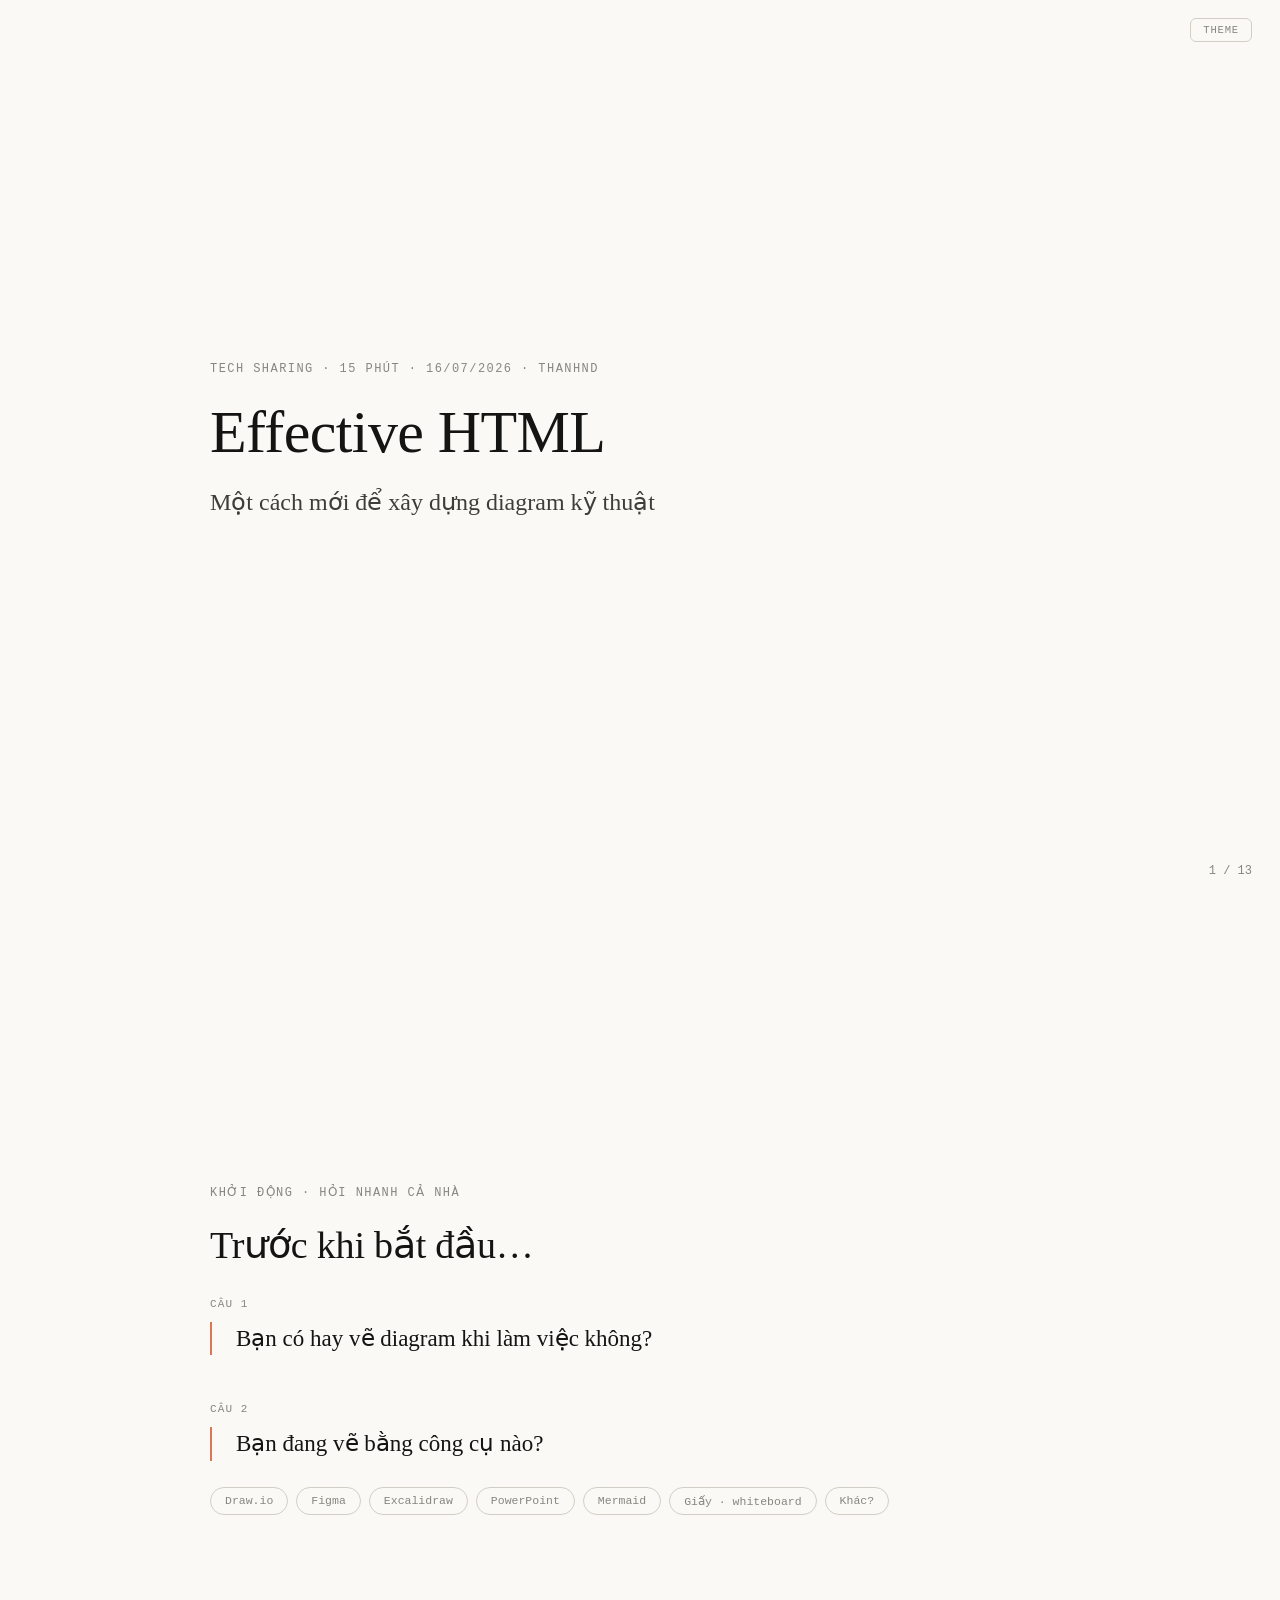
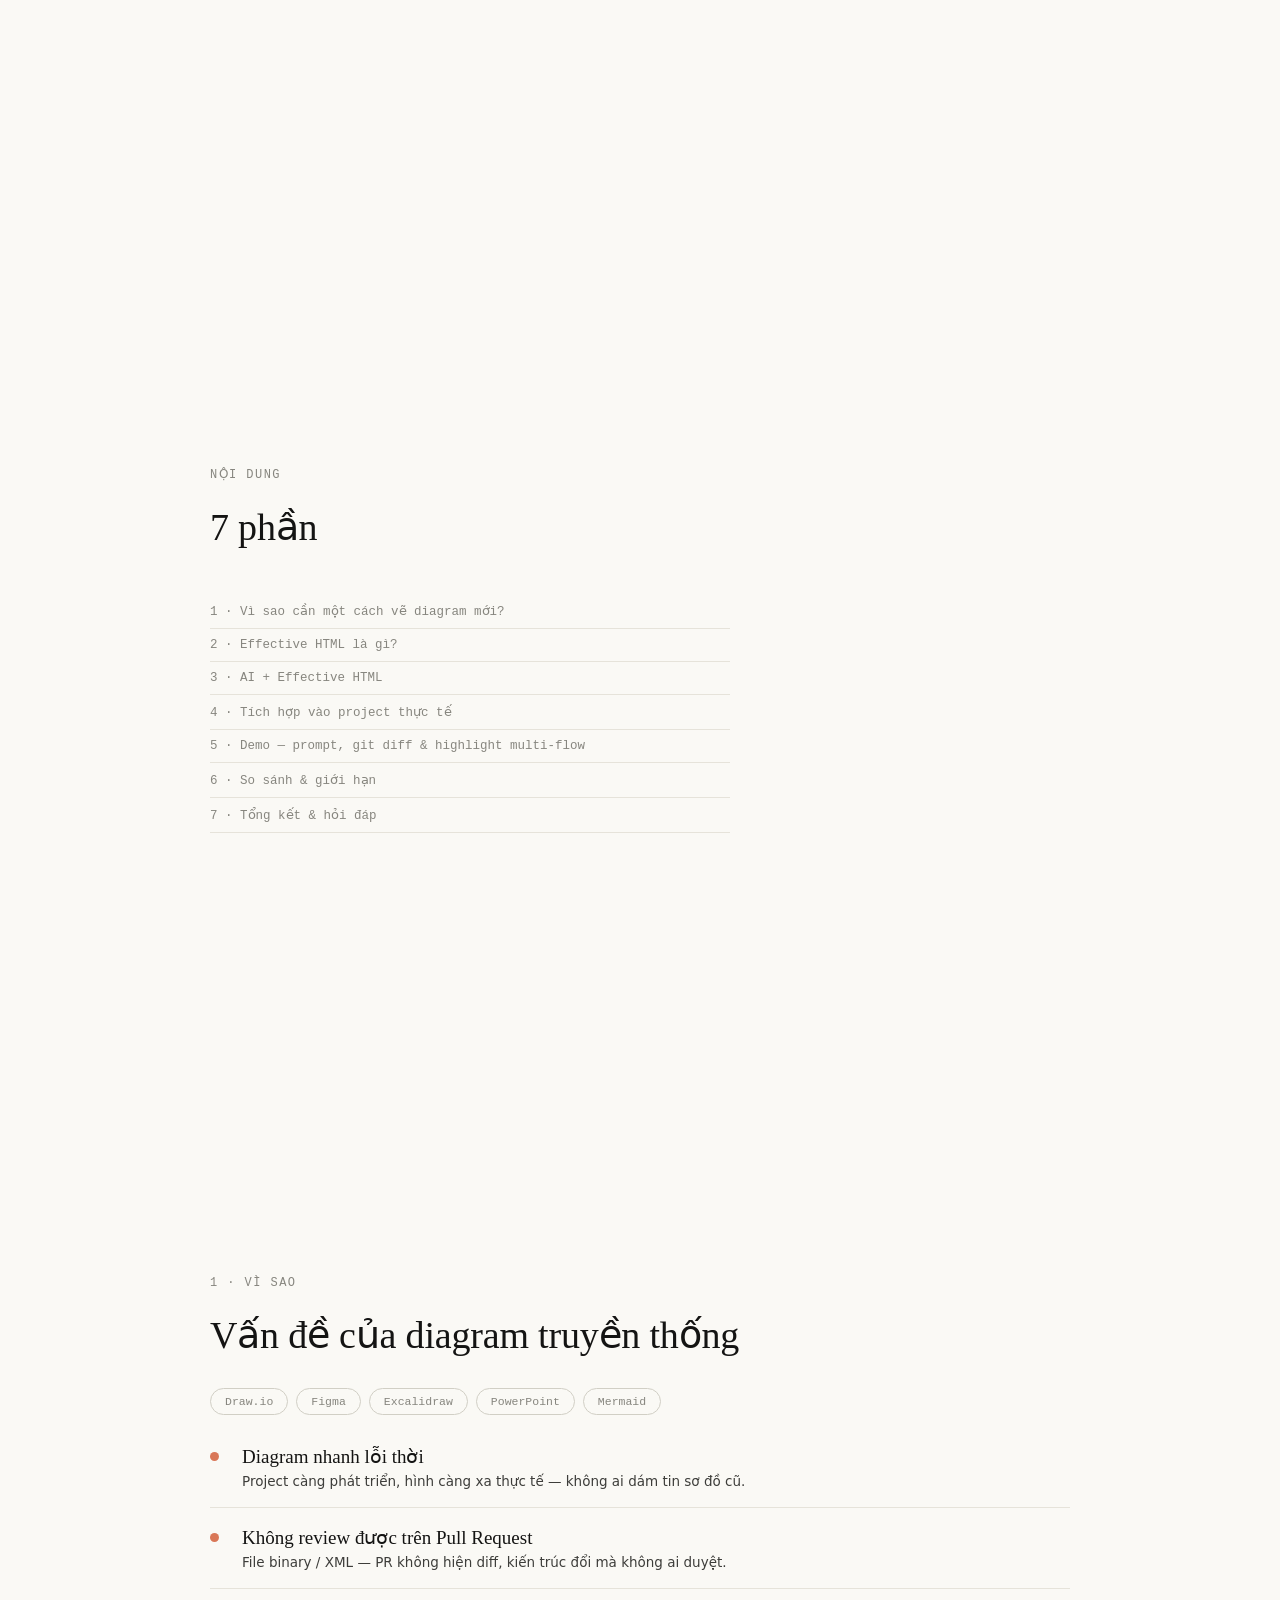
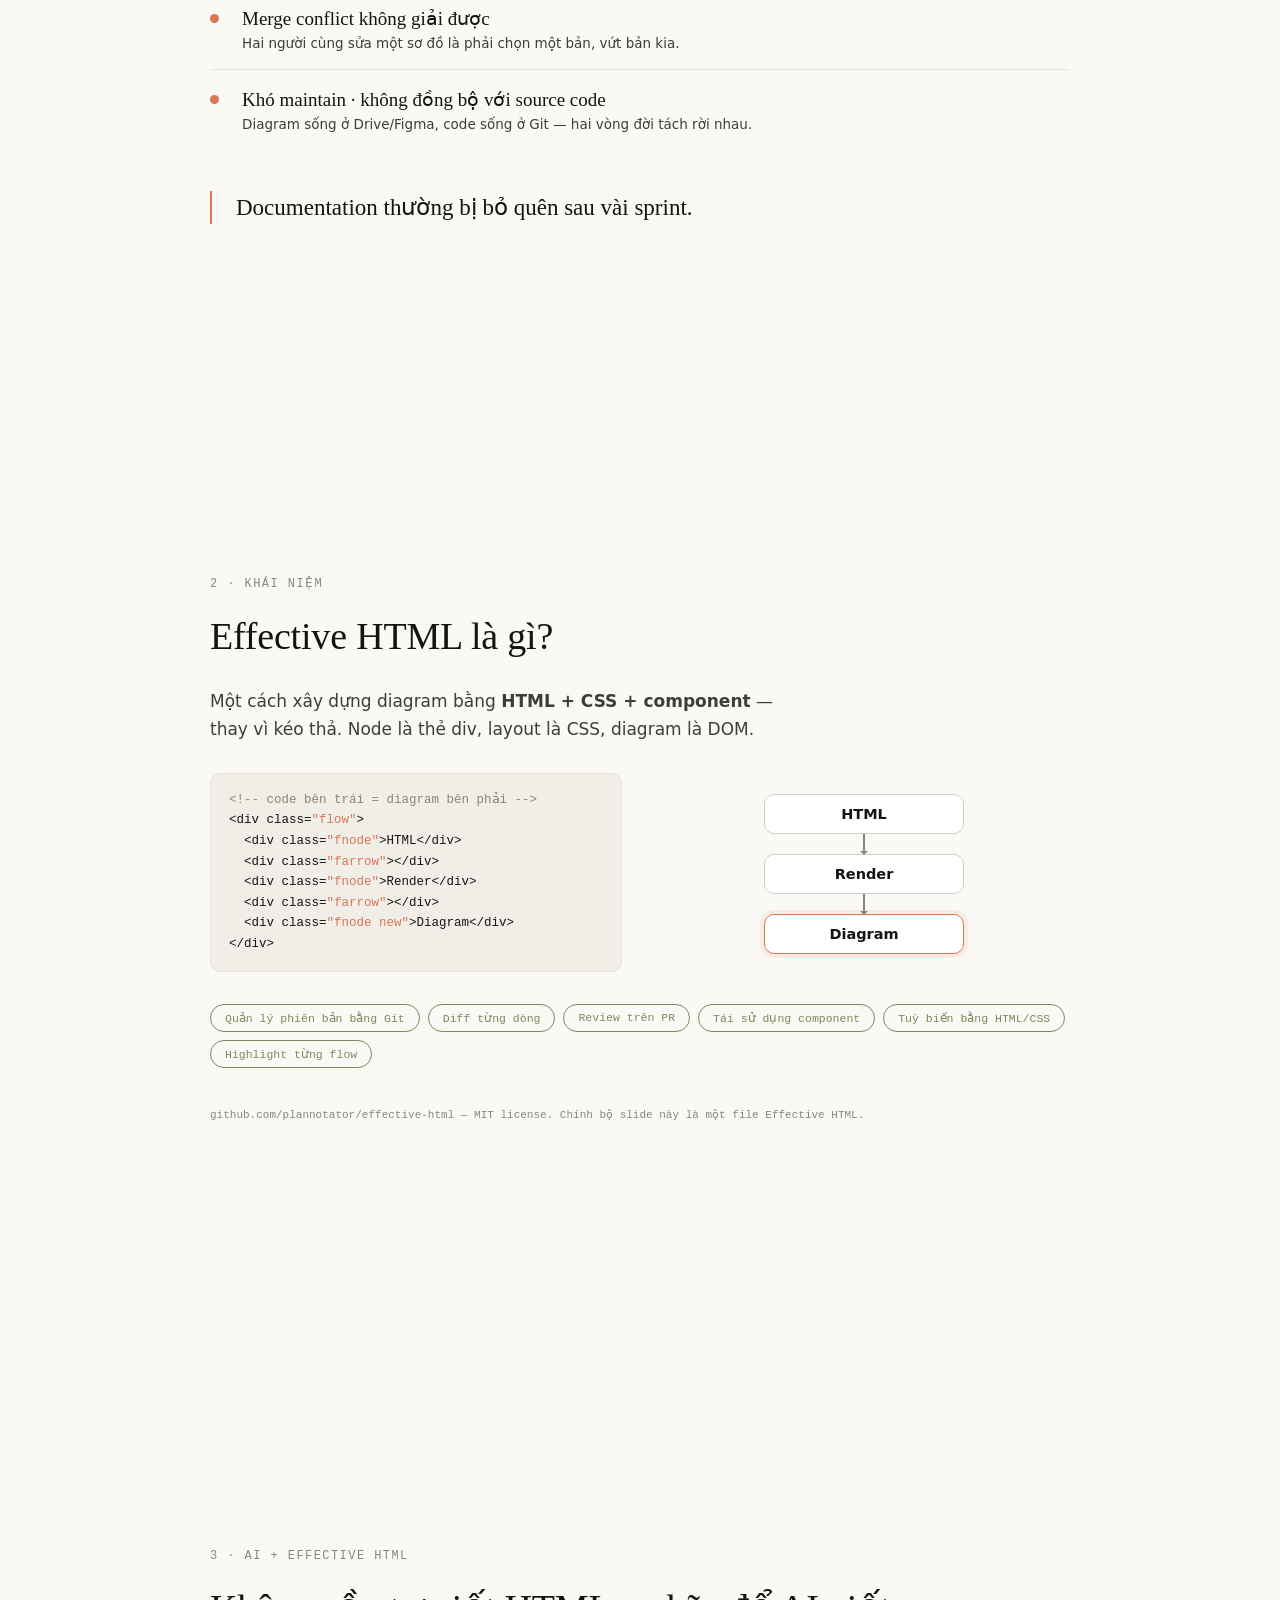
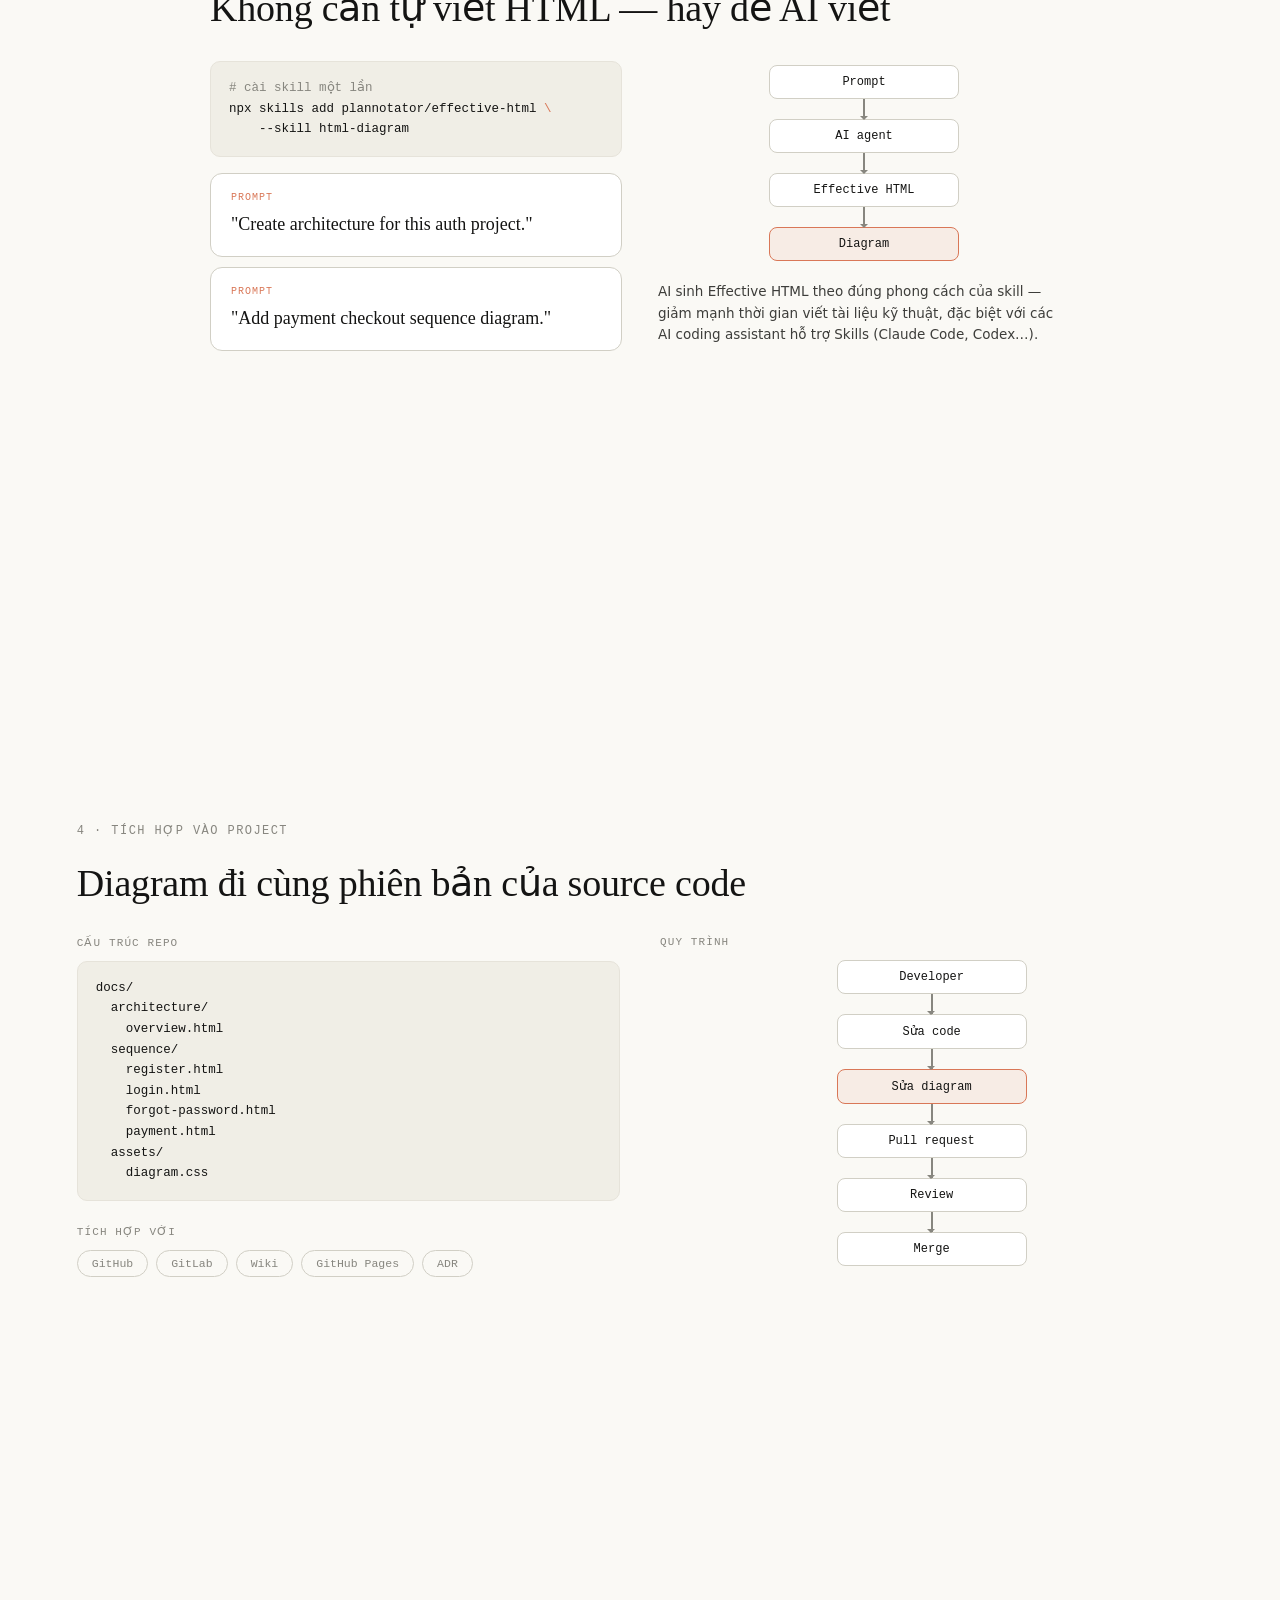
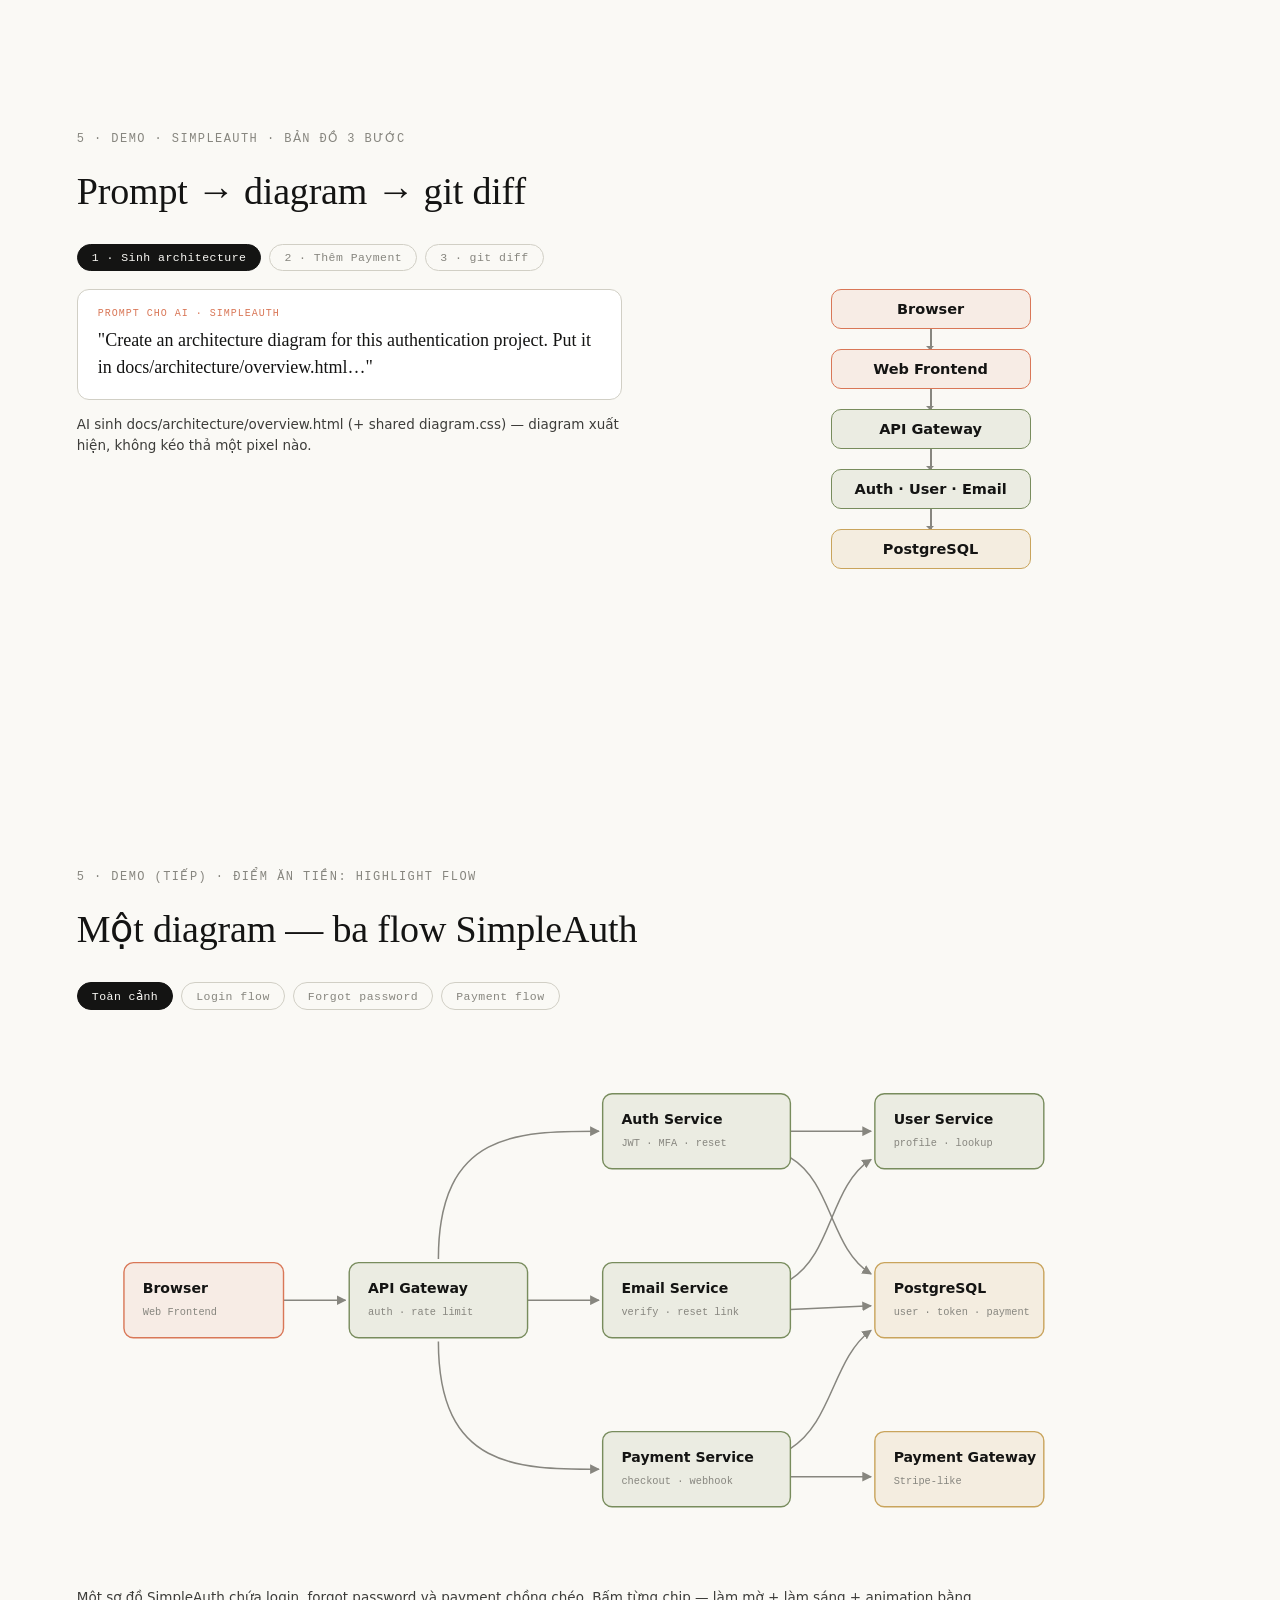
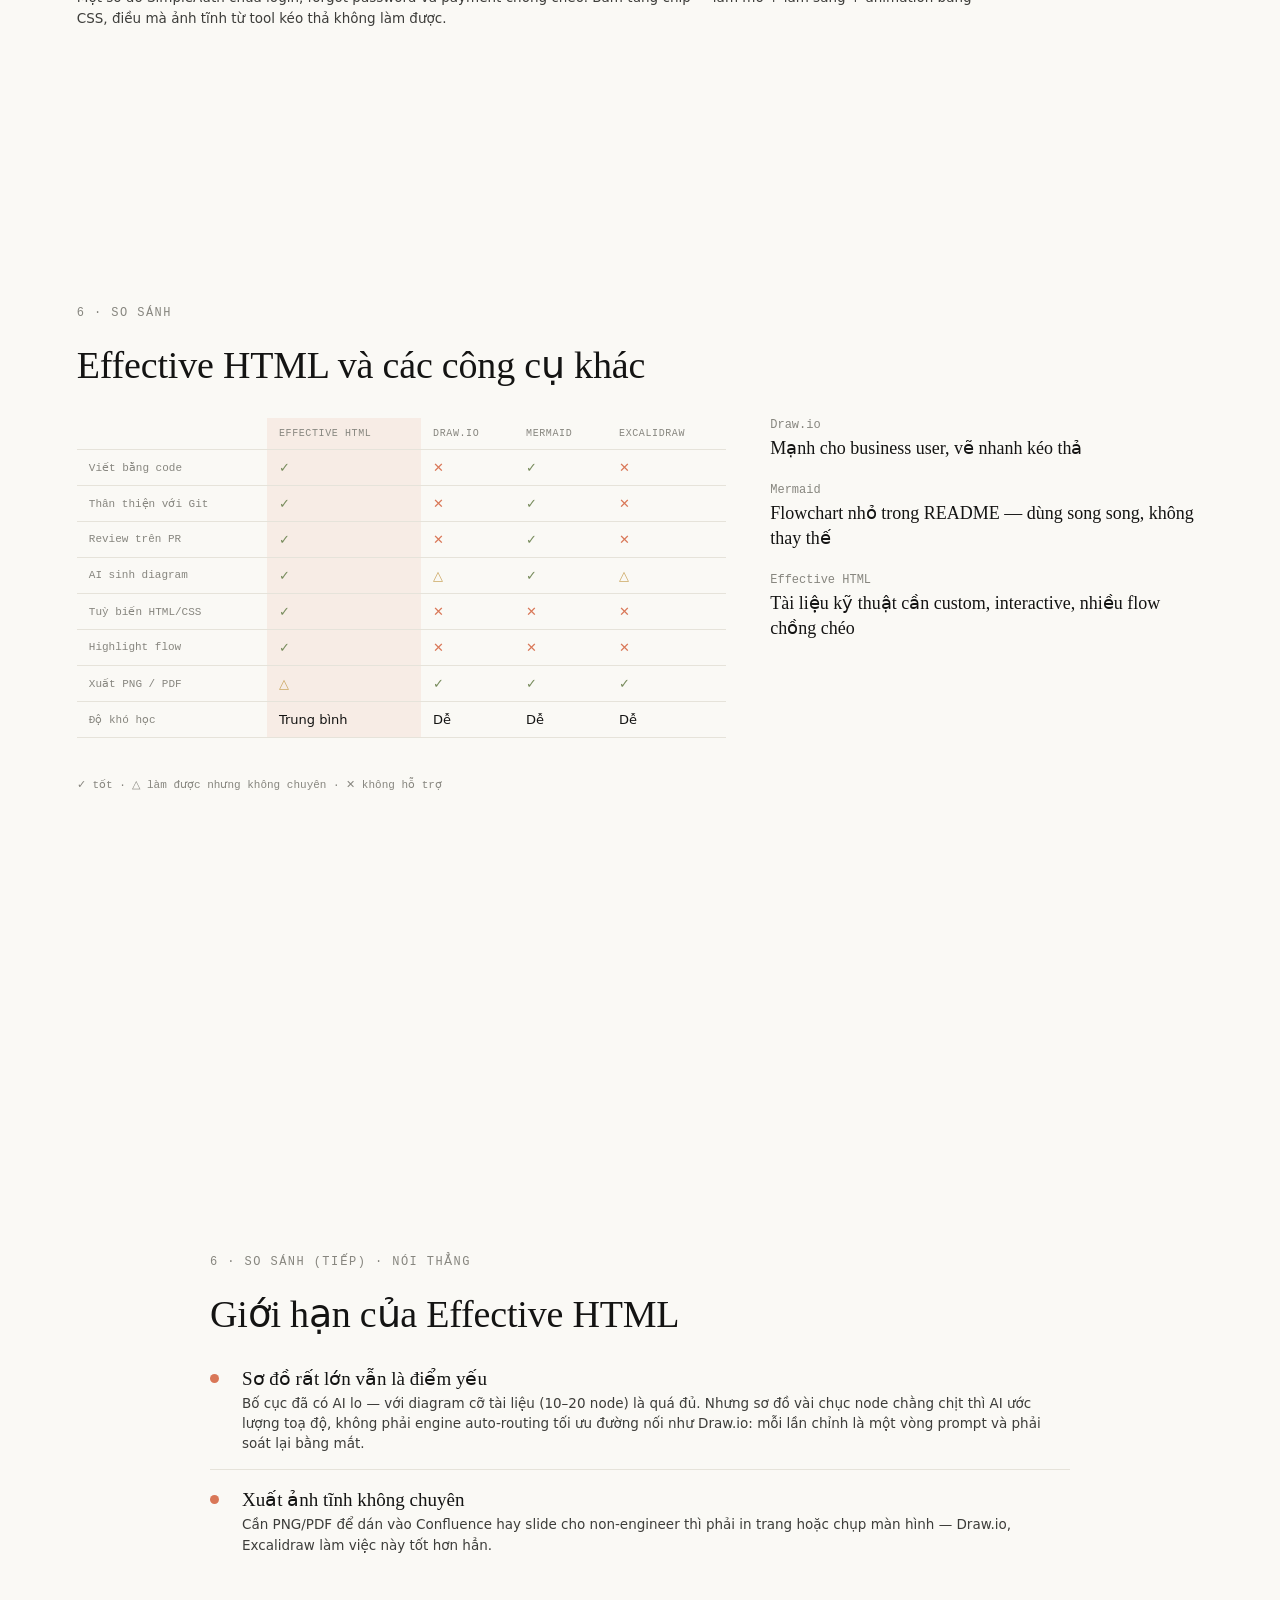
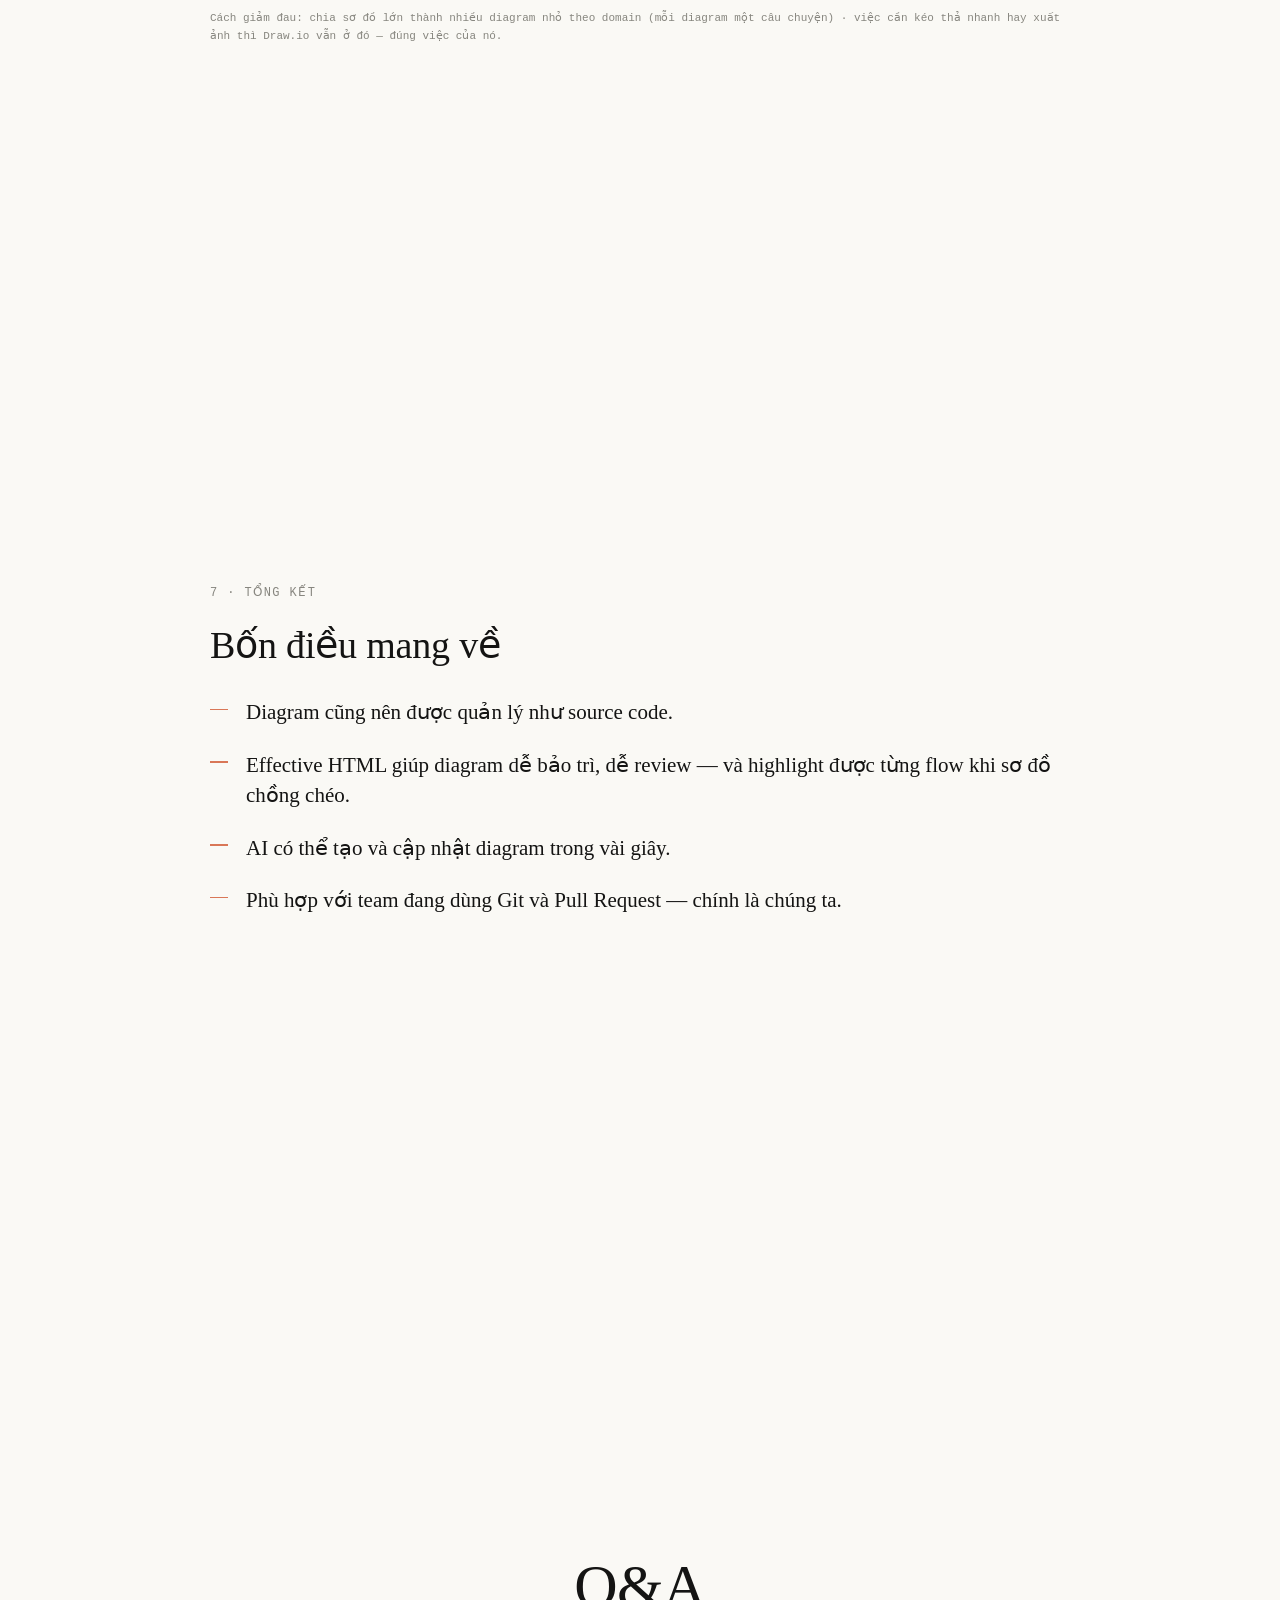
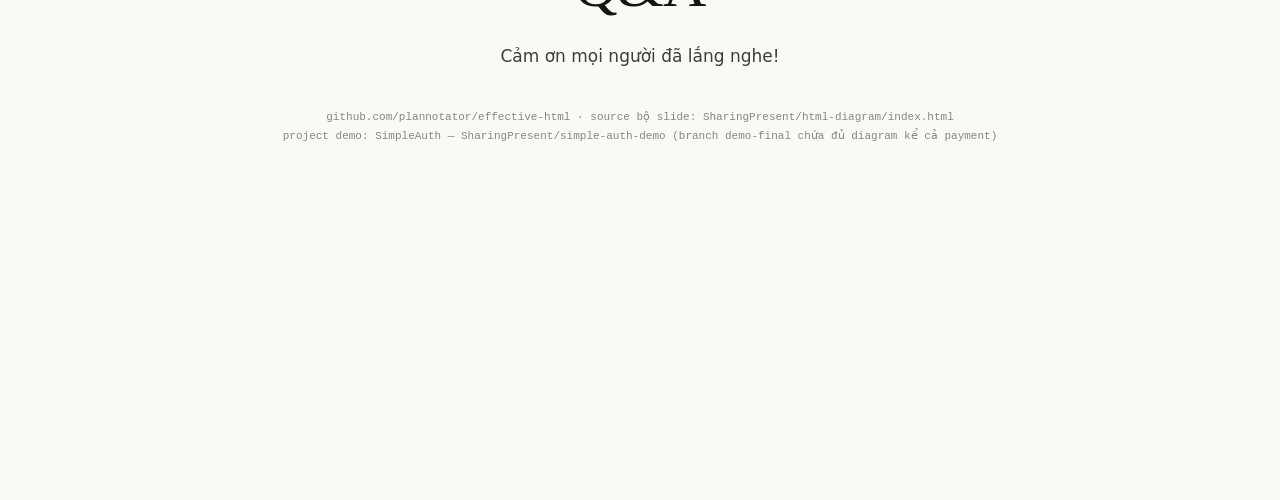
<file: index.html>
<!doctype html>
<html lang="vi">
<head>
<meta charset="utf-8">
<meta name="viewport" content="width=device-width, initial-scale=1">
<title>Effective HTML — A New Way to Build Technical Diagrams</title>
<script>
  (function () {
    const saved = localStorage.getItem('theme');
    const dark = saved ? saved === 'dark' : matchMedia('(prefers-color-scheme: dark)').matches;
    document.documentElement.classList.toggle('dark', dark);
  })();
</script>
<style>
  :root {
    --bg: #FAF9F5; --surface: #FFFFFF; --surface2: #F0EEE6;
    --ink: #141413; --body: #3D3D3A; --muted: #87867F;
    --line: #D1CFC5; --line-soft: #E6E3DA;
    --clay: #D97757; --clay-soft: rgba(217,119,87,0.10);
    --olive: #788C5D; --olive-soft: rgba(120,140,93,0.12);
    --gold: #C9A45C; --gold-soft: rgba(201,164,92,0.14);
    --zone-line: #D1CFC5;
    --serif: ui-serif, Georgia, "Times New Roman", serif;
    --sans: system-ui, -apple-system, "Segoe UI", Roboto, sans-serif;
    --mono: ui-monospace, "SF Mono", Menlo, Consolas, monospace;
  }
  html.dark {
    --bg: #141413; --surface: #1F1F1D; --surface2: #2A2A28;
    --ink: #FAF9F5; --body: #D1CFC5; --muted: #87867F;
    --line: #3D3D3A; --line-soft: #2A2A28;
    --clay: #E48A6E; --clay-soft: rgba(228,138,110,0.14);
    --olive: #9DB07C; --olive-soft: rgba(157,176,124,0.16);
    --gold: #D4B36F; --gold-soft: rgba(212,179,111,0.16);
    --zone-line: #3D3D3A;
  }

  * { margin: 0; padding: 0; box-sizing: border-box; }
  html { scroll-behavior: smooth; }
  body {
    font-family: var(--sans); background: var(--bg); color: var(--ink);
    -webkit-font-smoothing: antialiased;
    scroll-snap-type: y mandatory; overflow-x: hidden;
  }

  /* ── slide shell ─────────────────────────── */
  .slide {
    width: 100vw; height: 100vh;
    scroll-snap-align: start; scroll-snap-stop: always;
    display: flex; align-items: center; justify-content: center;
    padding: 6vh 6vw;
  }
  .slide-inner { width: 100%; max-width: 860px; }
  .slide.wide .slide-inner { max-width: 1180px; }

  /* Phóng to toàn bộ slide khi chiếu màn hình lớn (TV / máy chiếu).
     Chỉnh số zoom ở đây nếu muốn to/nhỏ hơn. */
  @media (min-width: 1600px) { .slide-inner { zoom: 1.28; } }
  @media (min-width: 2400px) { .slide-inner { zoom: 1.65; } }

  /* ── typography ──────────────────────────── */
  .eyebrow {
    font-family: var(--mono); font-size: 12px; letter-spacing: 0.12em;
    text-transform: uppercase; color: var(--muted); margin-bottom: 24px;
  }
  h1 {
    font-family: var(--serif); font-weight: 500;
    font-size: clamp(38px, 5.6vw, 60px); line-height: 1.08;
    letter-spacing: -0.01em; margin-bottom: 18px;
  }
  h2 {
    font-family: var(--serif); font-weight: 500;
    font-size: clamp(27px, 3.8vw, 38px); line-height: 1.15;
    letter-spacing: -0.005em; margin-bottom: 30px;
  }
  .subtitle { font-size: 17px; line-height: 1.6; color: var(--body); max-width: 600px; }
  .footnote { margin-top: 38px; font-family: var(--mono); font-size: 11px; line-height: 1.7; color: var(--muted); }
  .quote {
    font-family: var(--serif); font-size: 23px; line-height: 1.45; color: var(--ink);
    border-left: 2px solid var(--clay); padding-left: 24px; margin-top: 40px; max-width: 560px;
  }

  /* ── warm-up ─────────────────────────────── */
  .qh {
    font-family: var(--mono); font-size: 11px; letter-spacing: 0.1em;
    text-transform: uppercase; color: var(--muted); font-weight: 500; margin-bottom: 12px;
  }

  .agenda { list-style: none; margin-top: 44px; max-width: 520px; }
  .agenda li {
    display: flex; justify-content: space-between; gap: 20px;
    font-family: var(--mono); font-size: 12.5px; color: var(--body);
    padding: 9px 0; border-bottom: 1px solid var(--line-soft);
  }
  .agenda li span:last-child { color: var(--muted); }

  /* ── pills / chips ───────────────────────── */
  .pills { display: flex; gap: 8px; flex-wrap: wrap; }
  .pill {
    font-family: var(--mono); font-size: 11.5px; padding: 6px 14px;
    border: 1px solid var(--line); border-radius: 999px; color: var(--muted);
  }
  .pill.hot { color: var(--clay); border-color: var(--clay); }
  .pill.ok { color: var(--olive); border-color: var(--olive); }
  .chips { display: flex; gap: 8px; flex-wrap: wrap; margin-bottom: 18px; }
  .chip {
    font-family: var(--mono); font-size: 11.5px; letter-spacing: 0.04em;
    padding: 6px 14px; border: 1px solid var(--line); border-radius: 999px;
    background: transparent; color: var(--muted); cursor: pointer; transition: all .15s ease;
  }
  .chip:hover { color: var(--ink); border-color: var(--muted); }
  .chip.on { background: var(--ink); border-color: var(--ink); color: var(--bg); }

  /* ── problem list ────────────────────────── */
  .prob-list { list-style: none; display: flex; flex-direction: column; gap: 18px; }
  .prob-item {
    display: grid; grid-template-columns: 14px 1fr; column-gap: 18px;
    padding-bottom: 16px; border-bottom: 1px solid var(--line-soft);
  }
  .prob-item:last-child { border-bottom: none; }
  .prob-dot { width: 9px; height: 9px; border-radius: 50%; background: var(--clay); margin-top: 7px; }
  .prob-title { font-family: var(--serif); font-size: 19px; font-weight: 500; margin-bottom: 3px; }
  .prob-desc { font-size: 13.5px; line-height: 1.5; color: var(--body); }

  /* ── code blocks ─────────────────────────── */
  pre.code {
    font-family: var(--mono); font-size: 12.5px; line-height: 1.65;
    background: var(--surface2); color: var(--ink);
    border: 1px solid var(--line-soft); border-radius: 10px;
    padding: 16px 18px; overflow-x: auto;
  }
  pre.code .cm { color: var(--muted); }
  pre.code .add { color: var(--olive); }
  pre.code .tag { color: var(--clay); }

  .prompt-box {
    background: var(--surface); border: 1px solid var(--line); border-radius: 12px;
    padding: 18px 20px;
  }
  .prompt-box .plabel {
    font-family: var(--mono); font-size: 10px; letter-spacing: 0.1em;
    text-transform: uppercase; color: var(--clay); margin-bottom: 8px;
  }
  .prompt-box .ptext { font-family: var(--serif); font-size: 18px; line-height: 1.5; color: var(--ink); }

  /* ── HTML/CSS flow diagram ───────────────── */
  .flow { display: flex; flex-direction: column; align-items: center; }
  .fnode {
    min-width: 200px; text-align: center;
    background: var(--surface); border: 1.5px solid var(--line); border-radius: 10px;
    padding: 11px 20px; font-size: 14.5px; font-weight: 600; color: var(--ink);
    transition: background .25s ease, border-color .25s ease;
  }
  .fnode.client { background: var(--clay-soft); border-color: var(--clay); }
  .fnode.svc    { background: var(--olive-soft); border-color: var(--olive); }
  .fnode.data   { background: var(--gold-soft); border-color: var(--gold); }
  .fnode.new    { box-shadow: 0 0 0 4px var(--clay-soft); border-color: var(--clay); }
  .farrow { position: relative; width: 2px; height: 20px; background: var(--muted); flex: none; }
  .farrow::after {
    content: ""; position: absolute; bottom: -1px; left: -3.5px;
    border: 4.5px solid transparent; border-top-color: var(--muted); border-bottom: none;
  }
  .frow { position: relative; display: flex; justify-content: center; }
  .fnote {
    position: absolute; left: 100%; top: 50%; transform: translateY(-50%);
    margin-left: 14px; width: 150px;
    font-family: var(--mono); font-size: 10.5px; color: var(--clay);
    line-height: 1.45; text-align: left;
  }

  /* ── SVG stage: nhiều flow chồng chéo trong 1 diagram ── */
  .stage { position: relative; }
  .stage svg { width: 100%; height: auto; display: block; }
  .node rect { fill: var(--surface); stroke: var(--line); stroke-width: 1.5; rx: 10; transition: stroke .15s ease; }
  .node .t { font-family: var(--sans); font-size: 15px; font-weight: 600; fill: var(--ink); }
  .node .m { font-family: var(--mono); font-size: 11px; fill: var(--muted); }
  .node.client rect { fill: var(--clay-soft); stroke: var(--clay); }
  .node.svc rect { fill: var(--olive-soft); stroke: var(--olive); }
  .node.data rect { fill: var(--gold-soft); stroke: var(--gold); }
  .edge { stroke: var(--muted); stroke-width: 1.6; fill: none; marker-end: url(#am); transition: opacity .2s ease, stroke .2s ease; }
  .stage.flowing .edge { opacity: 0.12; }
  .stage.flowing .node { opacity: 0.28; }
  .stage.flowing .edge.lit {
    opacity: 1; stroke: var(--clay); marker-end: url(#ac);
    stroke-dasharray: 7 5; animation: march 0.9s linear infinite;
  }
  .stage.flowing .node.lit { opacity: 1; }
  .stage.flowing .node.lit rect { stroke: var(--clay); }
  @keyframes march { to { stroke-dashoffset: -12; } }
  @media (prefers-reduced-motion: reduce) { .stage.flowing .edge.lit { animation: none; } }

  .demo-pair { display: grid; grid-template-columns: 1fr 1fr; gap: 36px; align-items: start; }
  .demo-cap { margin-top: 14px; font-size: 13.5px; line-height: 1.6; color: var(--body); min-height: 44px; }
  .demo-cap code { font-family: var(--mono); font-size: 11.5px; color: var(--clay); }

  /* ── chains (mini pipeline) ──────────────── */
  .ci-chain { display: flex; flex-direction: column; align-items: center; }
  .ci-step {
    font-family: var(--mono); font-size: 12px; color: var(--ink);
    background: var(--surface); border: 1px solid var(--line); border-radius: 8px;
    padding: 9px 16px; min-width: 190px; text-align: center;
  }
  .ci-step.hot { border-color: var(--clay); background: var(--clay-soft); }

  /* ── comparison ──────────────────────────── */
  .cmp-wrap { display: grid; grid-template-columns: 1.5fr 1fr; gap: 44px; align-items: start; }
  table.cmp { border-collapse: collapse; width: 100%; font-size: 13px; }
  table.cmp th, table.cmp td { padding: 10px 12px; text-align: left; border-bottom: 1px solid var(--line-soft); }
  table.cmp th {
    font-family: var(--mono); font-size: 10px; letter-spacing: 0.06em;
    text-transform: uppercase; color: var(--muted); font-weight: 500;
  }
  table.cmp td:first-child { font-family: var(--mono); font-size: 11px; color: var(--muted); }
  table.cmp .hl { background: var(--clay-soft); }
  .yes { color: var(--olive); font-weight: 700; }
  .no { color: var(--clay); font-weight: 700; }
  .part { color: var(--gold); font-weight: 700; }

  .sum-list { list-style: none; display: flex; flex-direction: column; gap: 22px; }
  .sum-list .st { font-family: var(--mono); font-size: 12px; color: var(--muted); margin-bottom: 4px; }
  .sum-list .sd { font-family: var(--serif); font-size: 18px; line-height: 1.4; }

  /* ── integration ─────────────────────────── */
  .int-grid { display: grid; grid-template-columns: 1fr 1fr; gap: 40px; align-items: start; }
  .int-grid h3, .bench-h {
    font-family: var(--mono); font-size: 11px; letter-spacing: 0.1em;
    text-transform: uppercase; color: var(--muted); font-weight: 500; margin-bottom: 12px;
  }

  /* ── takeaways ───────────────────────────── */
  .next-list { list-style: none; display: flex; flex-direction: column; gap: 22px; }
  .next-list li { font-family: var(--serif); font-size: 21px; line-height: 1.45; padding-left: 36px; position: relative; }
  .next-list li::before {
    content: ""; position: absolute; left: 0; top: 0.55em;
    width: 18px; height: 1.5px; background: var(--clay);
  }

  /* ── fixed UI ────────────────────────────── */
  #counter {
    position: fixed; bottom: 22px; right: 28px;
    font-family: var(--mono); font-size: 12px; color: var(--muted);
    user-select: none; z-index: 10;
  }
  #themeToggle {
    position: fixed; top: 18px; right: 28px; z-index: 10;
    font-family: var(--mono); font-size: 10.5px; text-transform: uppercase; letter-spacing: 0.08em;
    padding: 5px 12px; border: 1px solid var(--line); border-radius: 6px;
    background: transparent; color: var(--muted); cursor: pointer;
  }
  #themeToggle:hover { color: var(--ink); border-color: var(--muted); }

  @media (max-width: 760px) {
    .demo-pair, .cmp-wrap, .int-grid { grid-template-columns: 1fr; }
    .slide { height: auto; min-height: 100vh; }
  }
</style>
</head>
<body>

<button id="themeToggle">Theme</button>

<!-- ════════ 1. Title ════════ -->
<section class="slide" id="s1">
  <div class="slide-inner">
    <div class="eyebrow">Tech sharing · 15 phút · 16/07/2026 · ThanhND</div>
    <h1>Effective HTML</h1>
    <p class="subtitle" style="font-family:var(--serif); font-size:24px; margin-bottom:16px">Một cách mới để xây dựng diagram kỹ thuật</p>
  </div>
</section>

<!-- ════════ 1b. Warm-up ════════ -->
<section class="slide" id="s-warmup">
  <div class="slide-inner">
    <div class="eyebrow">Khởi động · hỏi nhanh cả nhà</div>
    <h2>Trước khi bắt đầu…</h2>
    <div class="qh">Câu 1</div>
    <p class="quote" style="margin-top:0; margin-bottom:48px">Bạn có hay vẽ diagram khi làm việc không?</p>
    <div class="qh">Câu 2</div>
    <p class="quote" style="margin-top:0">Bạn đang vẽ bằng công cụ nào?</p>
    <div class="pills" style="margin-top:26px">
      <span class="pill">Draw.io</span>
      <span class="pill">Figma</span>
      <span class="pill">Excalidraw</span>
      <span class="pill">PowerPoint</span>
      <span class="pill">Mermaid</span>
      <span class="pill">Giấy · whiteboard</span>
      <span class="pill">Khác?</span>
    </div>
  </div>
</section>

<!-- ════════ 2. Agenda ════════ -->
<section class="slide" id="s2">
  <div class="slide-inner">
    <div class="eyebrow">Nội dung</div>
    <h2>7 phần</h2>
    <ul class="agenda">
      <li><span>1 · Vì sao cần một cách vẽ diagram mới?</span></li>
      <li><span>2 · Effective HTML là gì?</span></li>
      <li><span>3 · AI + Effective HTML</span></li>
      <li><span>4 · Tích hợp vào project thực tế</span></li>
      <li><span>5 · Demo — prompt, git diff &amp; highlight multi-flow</span></li>
      <li><span>6 · So sánh &amp; giới hạn</span></li>
      <li><span>7 · Tổng kết &amp; hỏi đáp</span></li>
    </ul>
  </div>
</section>

<!-- ════════ 3. Why ════════ -->
<section class="slide" id="s3">
  <div class="slide-inner">
    <div class="eyebrow">1 · Vì sao</div>
    <h2>Vấn đề của diagram truyền thống</h2>
    <div class="pills" style="margin-bottom:30px">
      <span class="pill">Draw.io</span>
      <span class="pill">Figma</span>
      <span class="pill">Excalidraw</span>
      <span class="pill">PowerPoint</span>
      <span class="pill">Mermaid</span>
    </div>
    <ul class="prob-list">
      <li class="prob-item">
        <span class="prob-dot"></span>
        <div><div class="prob-title">Diagram nhanh lỗi thời</div>
        <div class="prob-desc">Project càng phát triển, hình càng xa thực tế — không ai dám tin sơ đồ cũ.</div></div>
      </li>
      <li class="prob-item">
        <span class="prob-dot"></span>
        <div><div class="prob-title">Không review được trên Pull Request</div>
        <div class="prob-desc">File binary / XML — PR không hiện diff, kiến trúc đổi mà không ai duyệt.</div></div>
      </li>
      <li class="prob-item">
        <span class="prob-dot"></span>
        <div><div class="prob-title">Merge conflict không giải được</div>
        <div class="prob-desc">Hai người cùng sửa một sơ đồ là phải chọn một bản, vứt bản kia.</div></div>
      </li>
      <li class="prob-item">
        <span class="prob-dot"></span>
        <div><div class="prob-title">Khó maintain · không đồng bộ với source code</div>
        <div class="prob-desc">Diagram sống ở Drive/Figma, code sống ở Git — hai vòng đời tách rời nhau.</div></div>
      </li>
    </ul>
    <p class="quote">Documentation thường bị bỏ quên sau vài sprint.</p>
  </div>
</section>

<!-- ════════ 4. What is Effective HTML ════════ -->
<section class="slide" id="s4">
  <div class="slide-inner">
    <div class="eyebrow">2 · Khái niệm</div>
    <h2>Effective HTML là gì?</h2>
    <p class="subtitle" style="margin-bottom:30px">
      Một cách xây dựng diagram bằng <strong>HTML + CSS + component</strong> — thay vì kéo thả.
      Node là thẻ div, layout là CSS, diagram là DOM.
    </p>
    <div class="demo-pair" style="align-items:center">
      <pre class="code"><span class="cm">&lt;!-- code bên trái = diagram bên phải --&gt;</span>
&lt;div class=<span class="tag">"flow"</span>&gt;
  &lt;div class=<span class="tag">"fnode"</span>&gt;HTML&lt;/div&gt;
  &lt;div class=<span class="tag">"farrow"</span>&gt;&lt;/div&gt;
  &lt;div class=<span class="tag">"fnode"</span>&gt;Render&lt;/div&gt;
  &lt;div class=<span class="tag">"farrow"</span>&gt;&lt;/div&gt;
  &lt;div class=<span class="tag">"fnode new"</span>&gt;Diagram&lt;/div&gt;
&lt;/div&gt;</pre>
      <div class="flow" style="padding-top:4px">
        <div class="fnode">HTML</div>
        <div class="farrow"></div>
        <div class="fnode">Render</div>
        <div class="farrow"></div>
        <div class="fnode new">Diagram</div>
      </div>
    </div>
    <div class="pills" style="margin-top:32px">
      <span class="pill ok">Quản lý phiên bản bằng Git</span>
      <span class="pill ok">Diff từng dòng</span>
      <span class="pill ok">Review trên PR</span>
      <span class="pill ok">Tái sử dụng component</span>
      <span class="pill ok">Tuỳ biến bằng HTML/CSS</span>
      <span class="pill ok">Highlight từng flow</span>
    </div>
    <div class="footnote">github.com/plannotator/effective-html — MIT license. Chính bộ slide này là một file Effective HTML.</div>
  </div>
</section>

<!-- ════════ 5. AI + Effective HTML ════════ -->
<section class="slide" id="s5">
  <div class="slide-inner">
    <div class="eyebrow">3 · AI + Effective HTML</div>
    <h2>Không cần tự viết HTML — hãy để AI viết</h2>
    <div class="demo-pair">
      <div>
        <pre class="code"><span class="cm"># cài skill một lần</span>
npx skills add plannotator/effective-html <span class="tag">\</span>
    --skill html-diagram</pre>
        <div class="prompt-box" style="margin-top:16px">
          <div class="plabel">Prompt</div>
          <div class="ptext">"Create architecture for this auth project."</div>
        </div>
        <div class="prompt-box" style="margin-top:10px">
          <div class="plabel">Prompt</div>
          <div class="ptext">"Add payment checkout sequence diagram."</div>
        </div>
      </div>
      <div>
        <div class="ci-chain" style="padding-top:4px">
          <div class="ci-step">Prompt</div>
          <div class="farrow"></div>
          <div class="ci-step">AI agent</div>
          <div class="farrow"></div>
          <div class="ci-step">Effective HTML</div>
          <div class="farrow"></div>
          <div class="ci-step hot">Diagram</div>
        </div>
        <p class="demo-cap" style="margin-top:20px">
          AI sinh Effective HTML theo đúng phong cách của skill — giảm mạnh thời gian viết tài liệu kỹ thuật,
          đặc biệt với các AI coding assistant hỗ trợ Skills (Claude Code, Codex…).
        </p>
      </div>
    </div>
  </div>
</section>

<!-- ════════ 5b. Integration ════════ -->
<section class="slide wide" id="s9">
  <div class="slide-inner">
    <div class="eyebrow">4 · Tích hợp vào project</div>
    <h2>Diagram đi cùng phiên bản của source code</h2>
    <div class="int-grid">
      <div>
        <h3>Cấu trúc repo</h3>
        <pre class="code">docs/
  architecture/
    overview.html
  sequence/
    register.html
    login.html
    forgot-password.html
    payment.html
  assets/
    diagram.css</pre>
        <h3 style="margin-top:24px">Tích hợp với</h3>
        <div class="pills">
          <span class="pill">GitHub</span>
          <span class="pill">GitLab</span>
          <span class="pill">Wiki</span>
          <span class="pill">GitHub Pages</span>
          <span class="pill">ADR</span>
        </div>
      </div>
      <div>
        <h3>Quy trình</h3>
        <div class="ci-chain">
          <div class="ci-step">Developer</div>
          <div class="farrow"></div>
          <div class="ci-step">Sửa code</div>
          <div class="farrow"></div>
          <div class="ci-step hot">Sửa diagram</div>
          <div class="farrow"></div>
          <div class="ci-step">Pull request</div>
          <div class="farrow"></div>
          <div class="ci-step">Review</div>
          <div class="farrow"></div>
          <div class="ci-step">Merge</div>
        </div>
      </div>
    </div>
  </div>
</section>

<!-- ════════ 6. Live demo ════════ -->
<section class="slide wide" id="s6">
  <div class="slide-inner">
    <div class="eyebrow">5 · Demo · SimpleAuth · bản đồ 3 bước</div>
    <h2>Prompt → diagram → git diff</h2>
    <div class="chips" id="demochips">
      <button class="chip on" data-s="gen">1 · Sinh architecture</button>
      <button class="chip" data-s="pay">2 · Thêm Payment</button>
      <button class="chip" data-s="diff">3 · git diff</button>
    </div>
    <div class="demo-pair">
      <div>
        <div id="demopanel"></div>
        <p class="demo-cap" id="democap"></p>
      </div>
      <div id="demoflow"></div>
    </div>
  </div>
</section>

<!-- ════════ 6b. Điểm ăn tiền: highlight multi-flow (ngay trong cụm demo) ════════ -->
<section class="slide wide" id="s10">
  <div class="slide-inner">
    <div class="eyebrow">5 · Demo (tiếp) · điểm ăn tiền: highlight flow</div>
    <h2>Một diagram — ba flow SimpleAuth</h2>
    <div class="chips" id="flowchips">
      <button class="chip on" data-f="all">Toàn cảnh</button>
      <button class="chip" data-f="login">Login flow</button>
      <button class="chip" data-f="forgot">Forgot password</button>
      <button class="chip" data-f="payment">Payment flow</button>
    </div>
    <div class="stage" id="flowstage2">
      <svg viewBox="0 0 1200 580" preserveAspectRatio="xMidYMid meet" role="img" aria-label="Sơ đồ SimpleAuth: login, forgot password và payment chồng chéo — highlight được từng flow">
        <defs>
          <marker id="am" viewBox="0 0 10 10" refX="9" refY="5" markerWidth="6.5" markerHeight="6.5" orient="auto-start-reverse">
            <path d="M0,0 L10,5 L0,10 z" style="fill: var(--muted)"/>
          </marker>
          <marker id="ac" viewBox="0 0 10 10" refX="9" refY="5" markerWidth="6.5" markerHeight="6.5" orient="auto-start-reverse">
            <path d="M0,0 L10,5 L0,10 z" style="fill: var(--clay)"/>
          </marker>
        </defs>

        <path class="edge" id="f-e1"  d="M220,290 L286,290"/>
        <path class="edge" id="f-e2"  d="M385,246 C 385,110 470,110 556,110"/>
        <path class="edge" id="f-e3"  d="M480,290 L556,290"/>
        <path class="edge" id="f-e4"  d="M385,334 C 385,470 470,470 556,470"/>
        <path class="edge" id="f-e5"  d="M760,110 L846,110"/>
        <path class="edge" id="f-e6"  d="M760,138 C 805,165 802,235 846,262"/>
        <path class="edge" id="f-e7"  d="M760,268 C 805,240 802,168 846,140"/>
        <path class="edge" id="f-e8"  d="M760,300 L846,296"/>
        <path class="edge" id="f-e9"  d="M760,448 C 805,420 805,352 846,322"/>
        <path class="edge" id="f-e10" d="M760,478 L846,478"/>

        <g class="node client" id="fn-browser">
          <rect x="50" y="250" width="170" height="80"/>
          <text class="t" x="70" y="282">Browser</text>
          <text class="m" x="70" y="306">Web Frontend</text>
        </g>
        <g class="node svc" id="fn-gw">
          <rect x="290" y="250" width="190" height="80"/>
          <text class="t" x="310" y="282">API Gateway</text>
          <text class="m" x="310" y="306">auth · rate limit</text>
        </g>
        <g class="node svc" id="fn-auth">
          <rect x="560" y="70" width="200" height="80"/>
          <text class="t" x="580" y="102">Auth Service</text>
          <text class="m" x="580" y="126">JWT · MFA · reset</text>
        </g>
        <g class="node svc" id="fn-email">
          <rect x="560" y="250" width="200" height="80"/>
          <text class="t" x="580" y="282">Email Service</text>
          <text class="m" x="580" y="306">verify · reset link</text>
        </g>
        <g class="node svc" id="fn-pay">
          <rect x="560" y="430" width="200" height="80"/>
          <text class="t" x="580" y="462">Payment Service</text>
          <text class="m" x="580" y="486">checkout · webhook</text>
        </g>
        <g class="node svc" id="fn-user">
          <rect x="850" y="70" width="180" height="80"/>
          <text class="t" x="870" y="102">User Service</text>
          <text class="m" x="870" y="126">profile · lookup</text>
        </g>
        <g class="node data" id="fn-db">
          <rect x="850" y="250" width="180" height="80"/>
          <text class="t" x="870" y="282">PostgreSQL</text>
          <text class="m" x="870" y="306">user · token · payment</text>
        </g>
        <g class="node data" id="fn-pgw">
          <rect x="850" y="430" width="180" height="80"/>
          <text class="t" x="870" y="462">Payment Gateway</text>
          <text class="m" x="870" y="486">Stripe-like</text>
        </g>
      </svg>
    </div>
    <p class="demo-cap" id="flowcap" style="max-width:900px"></p>
  </div>
</section>

<!-- ════════ 7. Comparison ════════ -->
<section class="slide wide" id="s7">
  <div class="slide-inner">
    <div class="eyebrow">6 · So sánh</div>
    <h2>Effective HTML và các công cụ khác</h2>
    <div class="cmp-wrap">
      <table class="cmp">
        <thead>
          <tr><th></th><th class="hl">Effective HTML</th><th>Draw.io</th><th>Mermaid</th><th>Excalidraw</th></tr>
        </thead>
        <tbody>
          <tr><td>Viết bằng code</td><td class="hl yes">✓</td><td class="no">✕</td><td class="yes">✓</td><td class="no">✕</td></tr>
          <tr><td>Thân thiện với Git</td><td class="hl yes">✓</td><td class="no">✕</td><td class="yes">✓</td><td class="no">✕</td></tr>
          <tr><td>Review trên PR</td><td class="hl yes">✓</td><td class="no">✕</td><td class="yes">✓</td><td class="no">✕</td></tr>
          <tr><td>AI sinh diagram</td><td class="hl yes">✓</td><td class="part">△</td><td class="yes">✓</td><td class="part">△</td></tr>
          <tr><td>Tuỳ biến HTML/CSS</td><td class="hl yes">✓</td><td class="no">✕</td><td class="no">✕</td><td class="no">✕</td></tr>
          <tr><td>Highlight flow</td><td class="hl yes">✓</td><td class="no">✕</td><td class="no">✕</td><td class="no">✕</td></tr>
          <tr><td>Xuất PNG / PDF</td><td class="hl part">△</td><td class="yes">✓</td><td class="yes">✓</td><td class="yes">✓</td></tr>
          <tr><td>Độ khó học</td><td class="hl">Trung bình</td><td>Dễ</td><td>Dễ</td><td>Dễ</td></tr>
        </tbody>
      </table>
      <ul class="sum-list">
        <li><div class="st">Draw.io</div><div class="sd">Mạnh cho business user, vẽ nhanh kéo thả</div></li>
        <li><div class="st">Mermaid</div><div class="sd">Flowchart nhỏ trong README — dùng song song, không thay thế</div></li>
        <li><div class="st">Effective HTML</div><div class="sd">Tài liệu kỹ thuật cần custom, interactive, nhiều flow chồng chéo</div></li>
      </ul>
    </div>
    <div class="footnote">✓ tốt · △ làm được nhưng không chuyên · ✕ không hỗ trợ</div>
  </div>
</section>

<!-- ════════ 8b. Giới hạn ════════ -->
<section class="slide" id="s8b">
  <div class="slide-inner">
    <div class="eyebrow">6 · So sánh (tiếp) · nói thẳng</div>
    <h2>Giới hạn của Effective HTML</h2>
    <ul class="prob-list">
      <li class="prob-item">
        <span class="prob-dot"></span>
        <div><div class="prob-title">Sơ đồ rất lớn vẫn là điểm yếu</div>
        <div class="prob-desc">Bố cục đã có AI lo — với diagram cỡ tài liệu (10–20 node) là quá đủ. Nhưng sơ đồ vài chục node chằng chịt thì AI ước lượng toạ độ, không phải engine auto-routing tối ưu đường nối như Draw.io: mỗi lần chỉnh là một vòng prompt và phải soát lại bằng mắt.</div></div>
      </li>
      <li class="prob-item">
        <span class="prob-dot"></span>
        <div><div class="prob-title">Xuất ảnh tĩnh không chuyên</div>
        <div class="prob-desc">Cần PNG/PDF để dán vào Confluence hay slide cho non-engineer thì phải in trang hoặc chụp màn hình — Draw.io, Excalidraw làm việc này tốt hơn hẳn.</div></div>
      </li>
    </ul>
    <div class="footnote">
      Cách giảm đau: chia sơ đồ lớn thành nhiều diagram nhỏ theo domain (mỗi diagram một câu chuyện) ·
      việc cần kéo thả nhanh hay xuất ảnh thì Draw.io vẫn ở đó — đúng việc của nó.
    </div>
  </div>
</section>

<!-- ════════ 11. Takeaways ════════ -->
<section class="slide" id="s11">
  <div class="slide-inner">
    <div class="eyebrow">7 · Tổng kết</div>
    <h2>Bốn điều mang về</h2>
    <ul class="next-list">
      <li>Diagram cũng nên được quản lý như source code.</li>
      <li>Effective HTML giúp diagram dễ bảo trì, dễ review — và highlight được từng flow khi sơ đồ chồng chéo.</li>
      <li>AI có thể tạo và cập nhật diagram trong vài giây.</li>
      <li>Phù hợp với team đang dùng Git và Pull Request — chính là chúng ta.</li>
    </ul>
  </div>
</section>

<!-- ════════ 12. Q&A ════════ -->
<section class="slide" id="s12">
  <div class="slide-inner" style="text-align:center">
    <h1 style="margin-bottom:24px">Q&amp;A</h1>
    <p class="subtitle" style="margin:0 auto">Cảm ơn mọi người đã lắng nghe!</p>
    <div class="footnote">
      github.com/plannotator/effective-html · source bộ slide: SharingPresent/html-diagram/index.html<br>
      project demo: SimpleAuth — SharingPresent/simple-auth-demo (branch demo-final chứa đủ diagram kể cả payment)
    </div>
  </div>
</section>

<div id="counter">1 / 13</div>

<script>
  (function () {
    document.getElementById('themeToggle').addEventListener('click', function () {
      const dark = document.documentElement.classList.toggle('dark');
      localStorage.setItem('theme', dark ? 'dark' : 'light');
    });
  })();

  (function () {
    const slides = Array.from(document.querySelectorAll('.slide'));
    const counter = document.getElementById('counter');
    let current = 0;

    function go(i) {
      current = Math.max(0, Math.min(slides.length - 1, i));
      slides[current].scrollIntoView({ behavior: 'smooth' });
    }

    document.addEventListener('keydown', function (e) {
      if (e.target.matches('input, textarea, button')) e.target.blur();
      if (e.key === 'ArrowRight' || e.key === 'ArrowDown' || e.key === ' ') { e.preventDefault(); go(current + 1); }
      if (e.key === 'ArrowLeft'  || e.key === 'ArrowUp')                     { e.preventDefault(); go(current - 1); }
    });

    const obs = new IntersectionObserver(function (entries) {
      entries.forEach(function (en) {
        if (en.isIntersecting) {
          current = slides.indexOf(en.target);
          counter.textContent = (current + 1) + ' / ' + slides.length;
        }
      });
    }, { threshold: 0.6 });

    slides.forEach(function (s) { obs.observe(s); });
  })();

  // helpers dựng flow bằng HTML
  function fnode(cls, label, note) {
    return '<div class="frow"><div class="fnode ' + cls + '">' + label + '</div>'
      + (note ? '<span class="fnote">' + note + '</span>' : '') + '</div>';
  }
  const FA = '<div class="farrow"></div>';

  // Slide 6: kịch bản live demo SimpleAuth — 3 bước
  (function () {
    const panel = document.getElementById('demopanel');
    const flow = document.getElementById('demoflow');
    const cap = document.getElementById('democap');

    const ARCH = fnode('client', 'Browser', '') + FA
      + fnode('client', 'Web Frontend', '') + FA
      + fnode('svc', 'API Gateway', '') + FA
      + fnode('svc', 'Auth · User · Email', '') + FA
      + fnode('data', 'PostgreSQL', '');
    const ARCH_PAY = fnode('client', 'Browser', '') + FA
      + fnode('client', 'Web Frontend', '') + FA
      + fnode('svc', 'API Gateway', '') + FA
      + fnode('svc', 'Auth · User · Email', '') + FA
      + fnode('svc new', 'Payment Service', 'node mới thêm') + FA
      + fnode('data', 'PostgreSQL', '');

    const STEPS = {
      gen: {
        panel: '<div class="prompt-box"><div class="plabel">Prompt cho AI · SimpleAuth</div>'
          + '<div class="ptext">"Create an architecture diagram for this authentication project. Put it in docs/architecture/overview.html…"</div></div>',
        flow: ARCH,
        cap: 'AI sinh docs/architecture/overview.html (+ shared diagram.css) — diagram xuất hiện, không kéo thả một pixel nào.'
      },
      pay: {
        panel: '<div class="prompt-box"><div class="plabel">Prompt tiếp theo · PO đổi yêu cầu</div>'
          + '<div class="ptext">"Create a sequence diagram for payment / checkout in docs/sequence/payment.html. Add Payment Service to architecture."</div></div>',
        flow: ARCH_PAY,
        cap: 'PO: "cần thanh toán sau login" — thêm sequence payment.html + node Payment Service trên overview (class new).'
      },
      diff: {
        panel: '<pre class="code">$ git diff --stat docs/\n'
          + '<span class="add">+ docs/sequence/payment.html</span>\n'
          + '<span class="add">+ &lt;div class="node svc new"&gt;Payment Service&lt;/div&gt;</span></pre>',
        flow: ARCH_PAY,
        cap: 'Diff rõ ràng từng dòng — commit, mở PR, reviewer duyệt như duyệt code. Diagram cũng chỉ là source code.'
      }
    };

    window.setDemoStep = function (name) {
      document.querySelectorAll('#demochips .chip').forEach(c => c.classList.toggle('on', c.dataset.s === name));
      panel.innerHTML = STEPS[name].panel;
      flow.innerHTML = '<div class="flow">' + STEPS[name].flow + '</div>';
      cap.textContent = STEPS[name].cap;
    };
    document.querySelectorAll('#demochips .chip').forEach(c =>
      c.addEventListener('click', () => setDemoStep(c.dataset.s)));
    setDemoStep('gen');
  })();

  // Slide 10: SimpleAuth — login / forgot / payment chồng chéo
  (function () {
    const stage = document.getElementById('flowstage2');
    const cap = document.getElementById('flowcap');
    const chips = Array.from(document.querySelectorAll('#flowchips .chip'));

    const FLOWS = {
      login: {
        edges: ['f-e1', 'f-e2', 'f-e5', 'f-e6'],
        nodes: ['fn-browser', 'fn-gw', 'fn-auth', 'fn-user', 'fn-db'],
        cap: 'Login flow: Browser → Gateway → Auth (+ User lookup) → PostgreSQL. Các flow khác mờ đi nhưng vẫn ở đó — không mất ngữ cảnh.'
      },
      forgot: {
        edges: ['f-e1', 'f-e2', 'f-e3', 'f-e7', 'f-e8'],
        nodes: ['fn-browser', 'fn-gw', 'fn-auth', 'fn-email', 'fn-db'],
        cap: 'Forgot password: Auth tạo reset token, Email Service gửi link, PostgreSQL lưu token — thấy ngay Email Service dùng chung hạ tầng với login.'
      },
      payment: {
        edges: ['f-e1', 'f-e4', 'f-e9', 'f-e10'],
        nodes: ['fn-browser', 'fn-gw', 'fn-pay', 'fn-db', 'fn-pgw'],
        cap: 'Payment flow: nhánh Payment Service + Payment Gateway (Stripe-like), PostgreSQL dùng chung — đúng những gì vừa demo trong SimpleAuth.'
      }
    };
    const CAP_ALL = 'Một sơ đồ SimpleAuth chứa login, forgot password và payment chồng chéo. Bấm từng chip — làm mờ + làm sáng + animation bằng CSS, điều mà ảnh tĩnh từ tool kéo thả không làm được.';

    function setFlow(name) {
      chips.forEach(c => c.classList.toggle('on', c.dataset.f === name));
      stage.querySelectorAll('.edge, .node').forEach(el => el.classList.remove('lit'));
      if (name === 'all') {
        stage.classList.remove('flowing');
        cap.textContent = CAP_ALL;
        return;
      }
      stage.classList.add('flowing');
      FLOWS[name].edges.forEach(id => document.getElementById(id).classList.add('lit'));
      FLOWS[name].nodes.forEach(id => document.getElementById(id).classList.add('lit'));
      cap.textContent = FLOWS[name].cap;
    }
    chips.forEach(c => c.addEventListener('click', () => setFlow(c.dataset.f)));
    setFlow('all');
  })();
</script>
</body>
</html>
</file>
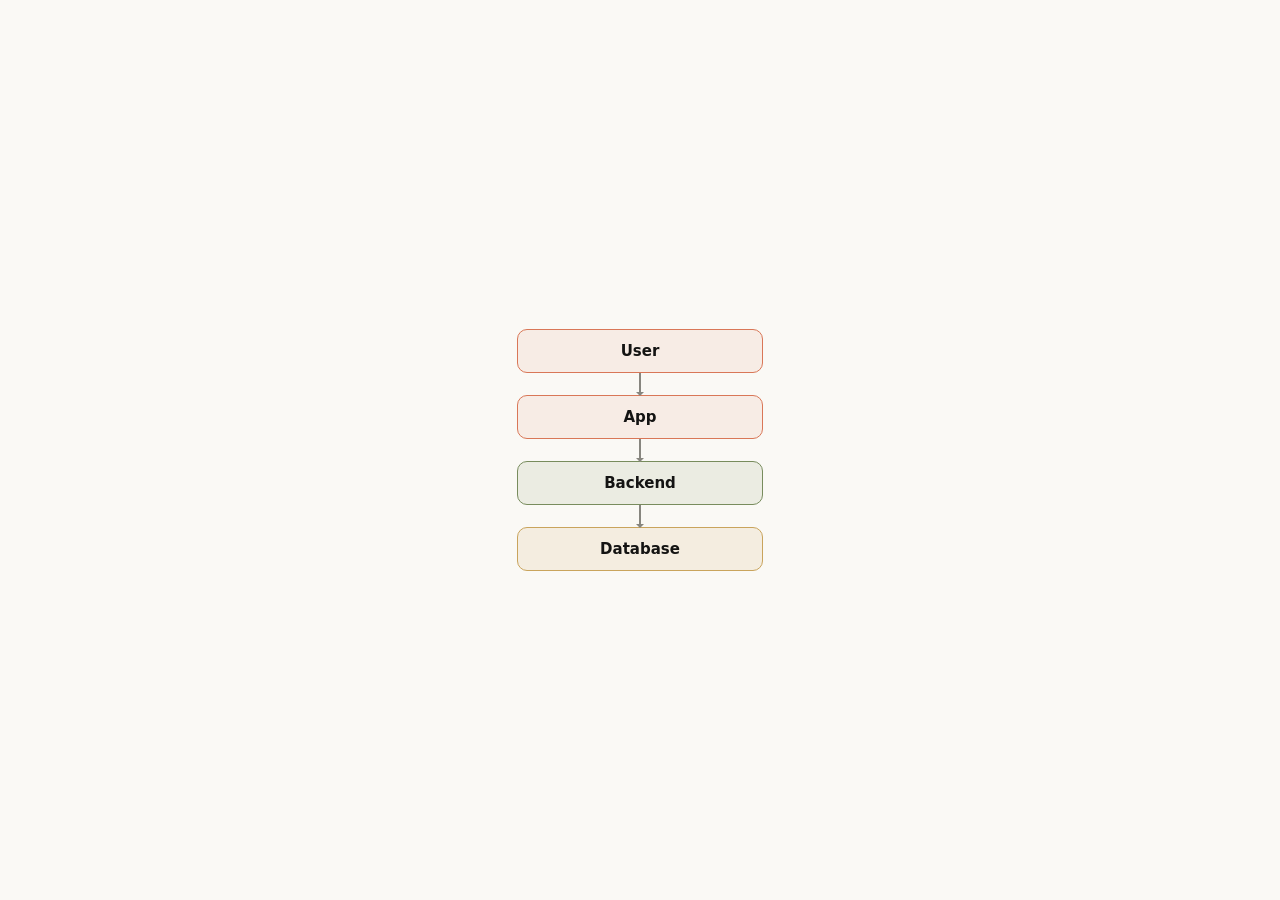
<file: demo/login-flow.html>
<!doctype html>
<html lang="vi">
<head>
<meta charset="utf-8">
<title>Login flow</title>
<style>
  :root {
    --bg: #FAF9F5; --surface: #FFFFFF; --ink: #141413;
    --line: #D1CFC5; --muted: #87867F;
    --clay: #D97757; --clay-soft: rgba(217,119,87,0.10);
    --olive: #788C5D; --olive-soft: rgba(120,140,93,0.12);
    --gold: #C9A45C; --gold-soft: rgba(201,164,92,0.14);
  }
  body {
    margin: 0; min-height: 100vh; background: var(--bg);
    display: flex; align-items: center; justify-content: center;
    font-family: system-ui, sans-serif;
  }
  .flow { display: flex; flex-direction: column; align-items: center; }
  .node {
    min-width: 200px; text-align: center; color: var(--ink);
    background: var(--surface); border: 1.5px solid var(--line);
    border-radius: 10px; padding: 12px 22px; font-size: 15px; font-weight: 600;
  }
  .node.client { background: var(--clay-soft); border-color: var(--clay); }
  .node.svc    { background: var(--olive-soft); border-color: var(--olive); }
  .node.data   { background: var(--gold-soft); border-color: var(--gold); }
  .arrow { position: relative; width: 2px; height: 22px; background: var(--muted); }
  .arrow::after {
    content: ""; position: absolute; bottom: -1px; left: -3.5px;
    border: 4.5px solid transparent; border-top-color: var(--muted); border-bottom: none;
  }
</style>
</head>
<body>
  <div class="flow">
    <div class="node client">User</div>
    <div class="arrow"></div>
    <div class="node client">App</div>
    <div class="arrow"></div>
    <div class="node svc">Backend</div>
    <div class="arrow"></div>
    <div class="node data">Database</div>
  </div>
</body>
</html>
</file>
